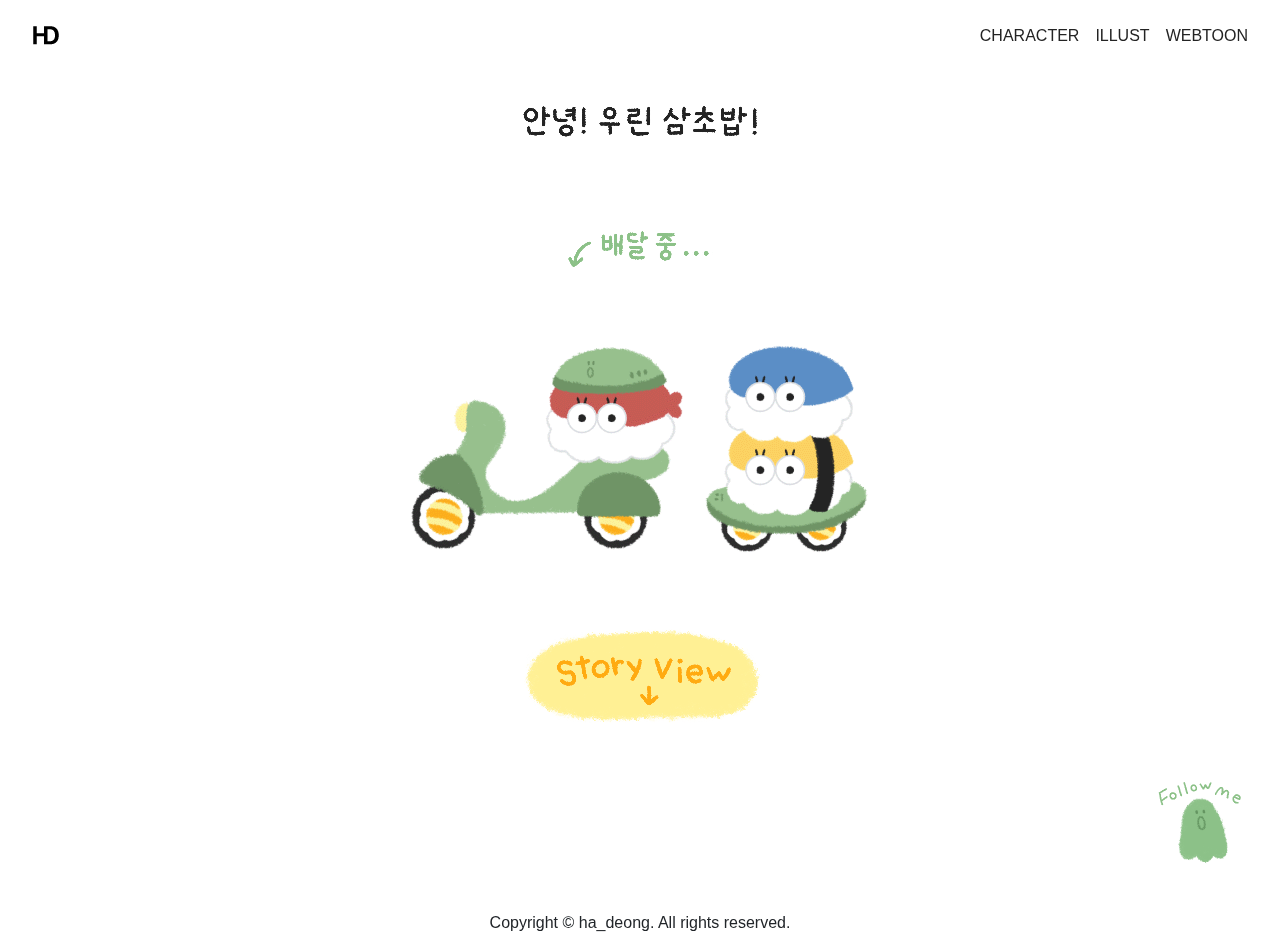
<file: index.html>
<!DOCTYPE html>
<html lang="en">
  <head>
    <meta charset="utf-8">
    <meta http-equiv="X-UA-Compatible" content="IE=edge">
    <meta name="viewport" content="width=device-width, initial-scale=1">
    <title>SAMCHOBAP</title>
    <!-- Bootstrap -->
    <link href="css/style.css" rel="stylesheet">
	  
  </head>
	

	
  
	  
    <nav class="navbar fixed-top navbar navbar-expand-lg navbar-light bg-#ffffff;">
       <a class="navbar-brand" href="index.html"><img src="로고3-01.png"></font></b></b></a>
      <button class="navbar-toggler" type="button" data-toggle="collapse" data-target="#navbarSupportedContent" aria-controls="navbarSupportedContent" aria-expanded="false" aria-label="Toggle navigation"> <span class="navbar-toggler-icon"></span> </button>
      <div class="collapse navbar-collapse" id="navbarSupportedContent">
        <ul class="navbar-nav mr-auto">
          
        </ul>
        <form class="form-inline my-2 my-lg-0">
			
			
			
			
			<ul class="navbar-nav mr-auto">
          <li class="nav-item active"> </li>
       
				<li class="nav-item">
            <a class="nav-link" href="character.html"><font color="#232323">CHARACTER</font></a>
          <li class="nav-item">
            <a class="nav-link" href="illust.html"><font color="#232323">ILLUST</font></a>
          </li>
        <li class="nav-item">
            <a class="nav-link" href="webtoon.html"><font color="#232323">WEBTOON</font></a>
        </li>
        </ul>
        </ul>
			
			

        </form>
      </div>
		
		
		
		
    </nav>

<br><br><br>
	<body></bdy>
 <div style="position: fixed; right: 30px; bottom: 30px;">
   <a href="character.html#sam"><img src="팔로우미.png" widht=="300" height="100" alt="" loading="lazy"></a>
</div>



    <center>

		<img src="제목2.png" width="300" height="100">
		
				 
	 <h6>&nbsp;</h6>
	  
	   
	    <center><img src="배달중.png" widht=="300" height="100" alt="" loading="lazy"></center>
	   
	   <center><img src="배달초밥6.gif" alt="">
		   	
				  
				  
  </h4>
              <h5>&nbsp;</h5>
 <h4>
	 
  <details>
	 
	 <summary><img src="스토리보기2.png" width="300" height="100"></summary>
	  <h1>&nbsp;</h1>
							<p class="text-center"><h5>
  <p class="text-center"><font color="#4B4B4B"><h6>마우스를 물뿌리개에 올려보세요!</h6><br>
</font>
</p>

<span class="hov-anim-box">
  <img src="./삼초밥 스토리_00001.gif" alt="" data-animated="삼초밥 스토리_00001.gif" data-static="삼초밥 스토리_00001.png" class="hov-anim" width="50%" height="50%">



</span></h3><br><summary></summary>
		<br></div> </details>
		<br>


  <h4 class="text-center">&nbsp;</h4>
  <h1>&nbsp;</h1>
	  
	  
 
		
		
             
         
     
  
    
    <footer class="text-center">
      <div class="container">
        <div class="row">
          <div class="col-12">
            <p>Copyright © ha_deong. All rights reserved.</p>
          </div>
        </div>
      </div>
  </footer>
    <!-- jQuery (necessary for Bootstrap's JavaScript plugins) --> 
	 <script src="js/jquery-3.4.1.min.js"></script> 
    <!-- Include all compiled plugins (below), or include individual files as needed --> 
    <script src="js/popper.min.js"></script> 
    <script src="js/bootstrap-4.4.1.js"></script>
	  <script src="js/app.js"></script> 
	  <script src="js/branch.js"></script> 
	  <script src="js/tree.js"></script>
    
	  
  </body>
</html>
</file>
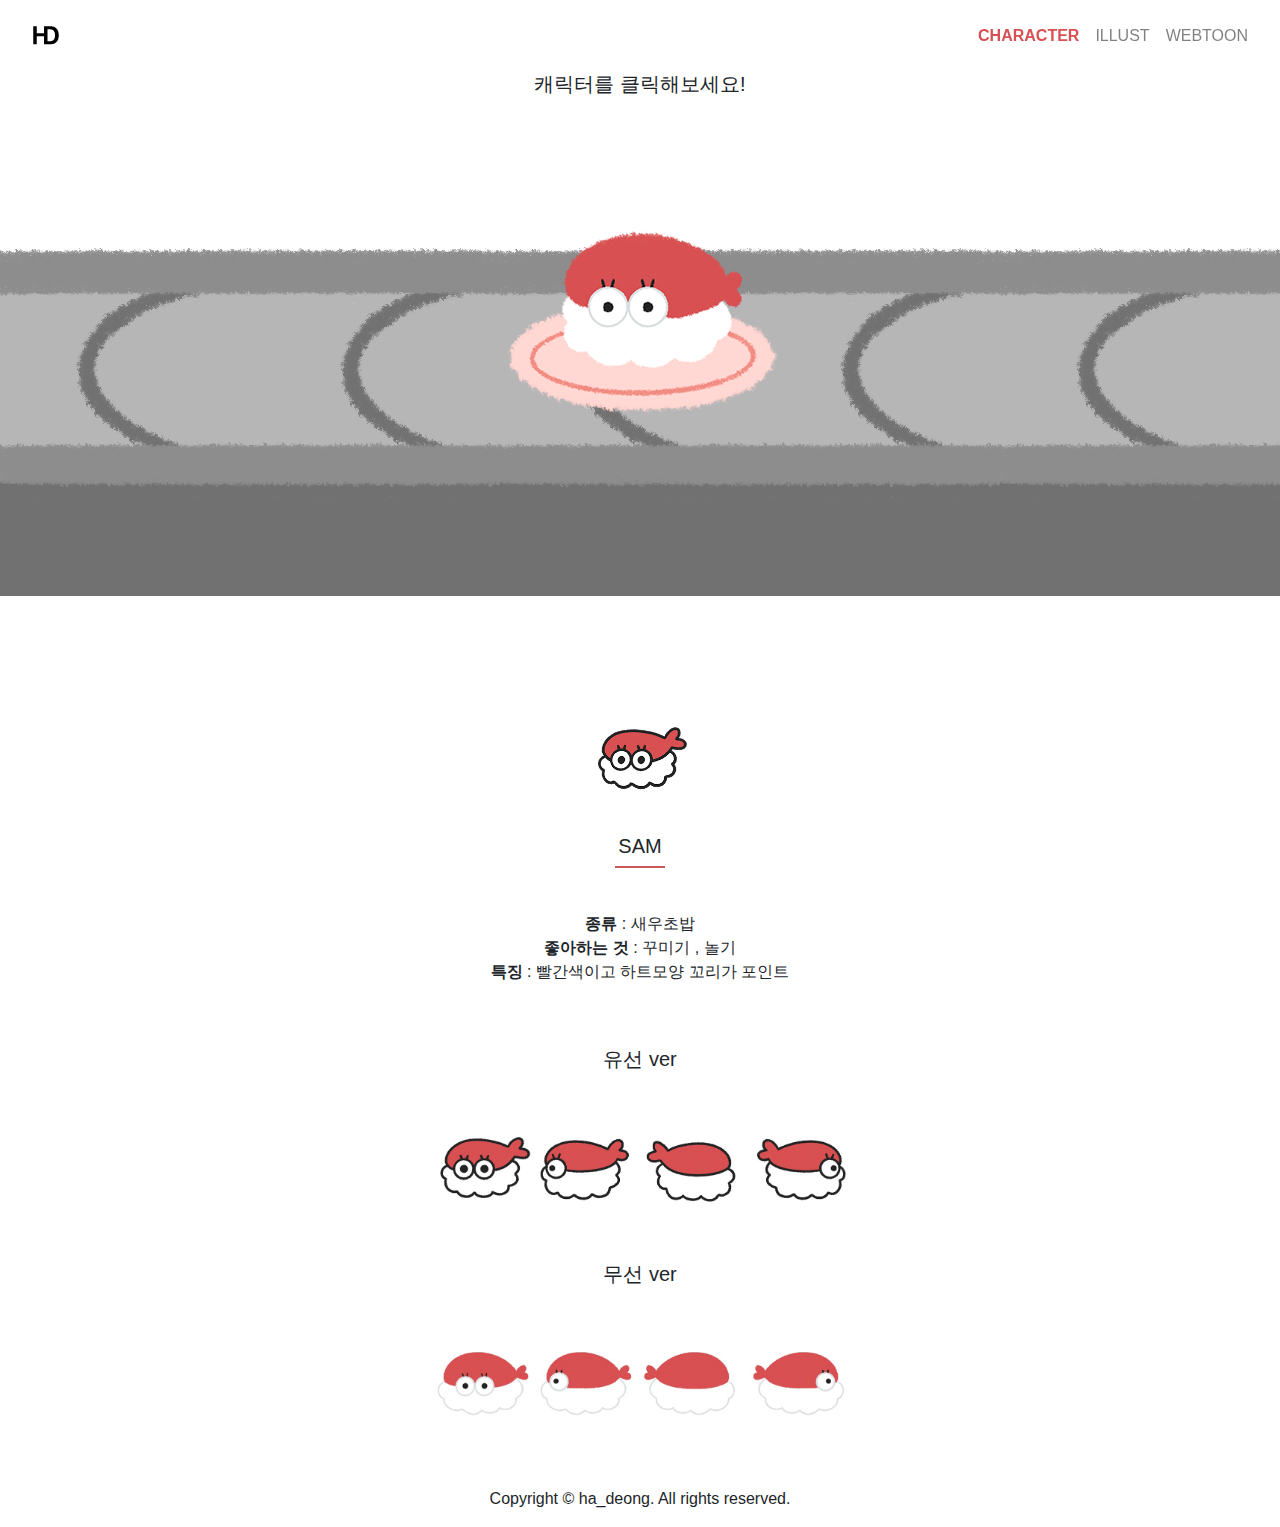
<file: character.html>
<!DOCTYPE html>
<html lang="en">
  <head>
    <meta charset="utf-8">
    <meta http-equiv="X-UA-Compatible" content="IE=edge">
    <meta name="viewport" content="width=device-width, initial-scale=1">
    <title>SAMCHOBAP</title>
    <!-- Bootstrap -->
    <link href="css/style2.css" rel="stylesheet">
	  
  </head>
	
	

	
  <body>
	  
	
	  
	  

	  
    <nav class="navbar fixed-top navbar navbar-expand-lg navbar-light bg-#ffffff;">
       <a class="navbar-brand" href="index.html"><img src="로고3-01.png"></font></b></b></a>
      <button class="navbar-toggler" type="button" data-toggle="collapse" data-target="#navbarSupportedContent" aria-controls="navbarSupportedContent" aria-expanded="false" aria-label="Toggle navigation"> <span class="navbar-toggler-icon"></span> </button>
      <div class="collapse navbar-collapse" id="navbarSupportedContent">
        <ul class="navbar-nav mr-auto">
          
        </ul>
        <form class="form-inline my-2 my-lg-0">
			
			
			
			<ul class="navbar-nav mr-auto">
          <li class="nav-item active"> </li>
       
				<li class="nav-item">
            <a class="nav-link" href="character.html"><font color="#D85051"><b>CHARACTER</b></a>
          <li class="nav-item">
            <a class="nav-link" href="illust.html">ILLUST</a>
          </li>
        <li class="nav-item">
            <a class="nav-link" href="webtoon.html">WEBTOON</font></a>
        </li>
        </ul>
        </ul>
			
			<div class="nav-underline"></div>

        </form>

		
		
		
		
    </nav>
    

	
     <br><br><br>
	<body></bdy>
	  
              

<h5 class="text-center">
				 캐릭터를 클릭해보세요!
<div class="moving">
	<br><br><br><br>
	<center><a href="character.html#sam"> <img class="move_to_left"  src="삼그릇4.png"></a></center>
	
		

</div>
  
<h1>&nbsp;</h2><h2>&nbsp;</h1>
	
<a name="sam">
		<center><img src="삼.png" widht=="300" height="100" alt="" loading="lazy"></center>
	 <h6>&nbsp;</h6>
		<h5 class="text-center">SAM</h5>
	 <center><hr></center>
	 <h4>&nbsp;</h4>
	 <p class="text-center">
		 <b>종류</b> : 새우초밥 <br>
<b>좋아하는 것</b> : 꾸미기 , 놀기<br>
<b>특징</b> : 빨간색이고 하트모양 꼬리가 포인트<br>
	 <h2>&nbsp;</h2>
	 <h5 class="text-center">유선 ver</h5>
	 <h4>&nbsp;</h4>
	 
	 <center><img src="삼유선.png" widht=="300" height="100" alt="" loading="lazy"></center>
	 
	 
	 <h2>&nbsp;</h2>
	 <h5 class="text-center">무선 ver</h5>
	 <h4>&nbsp;</h4>
	 
	 <center><img src="삼무선.png" widht=="300" height="100" alt="" loading="lazy"></center>
  <h1>&nbsp;</h1>
	 
	 
             
         
  
    
    <footer class="text-center">
      <div class="container">
        <div class="row">
          <div class="col-12">
            <p>Copyright © ha_deong. All rights reserved.</p>
          </div>
        </div>
      </div>
  </footer>
    <!-- jQuery (necessary for Bootstrap's JavaScript plugins) --> 
	 <script src="js/jquery-3.4.1.min.js"></script> 
    <!-- Include all compiled plugins (below), or include individual files as needed --> 
    <script src="js/popper.min.js"></script> 
   <script src="js/bootstrap-4.4.1.js"></script>
	 <script src="js/ch.js"></script>
	  <script src="js/app.js"></script> 
	  <script src="js/branch.js"></script> 
	  <script src="js/tree.js"></script>
    
	  
  </body>
</html>
</file>
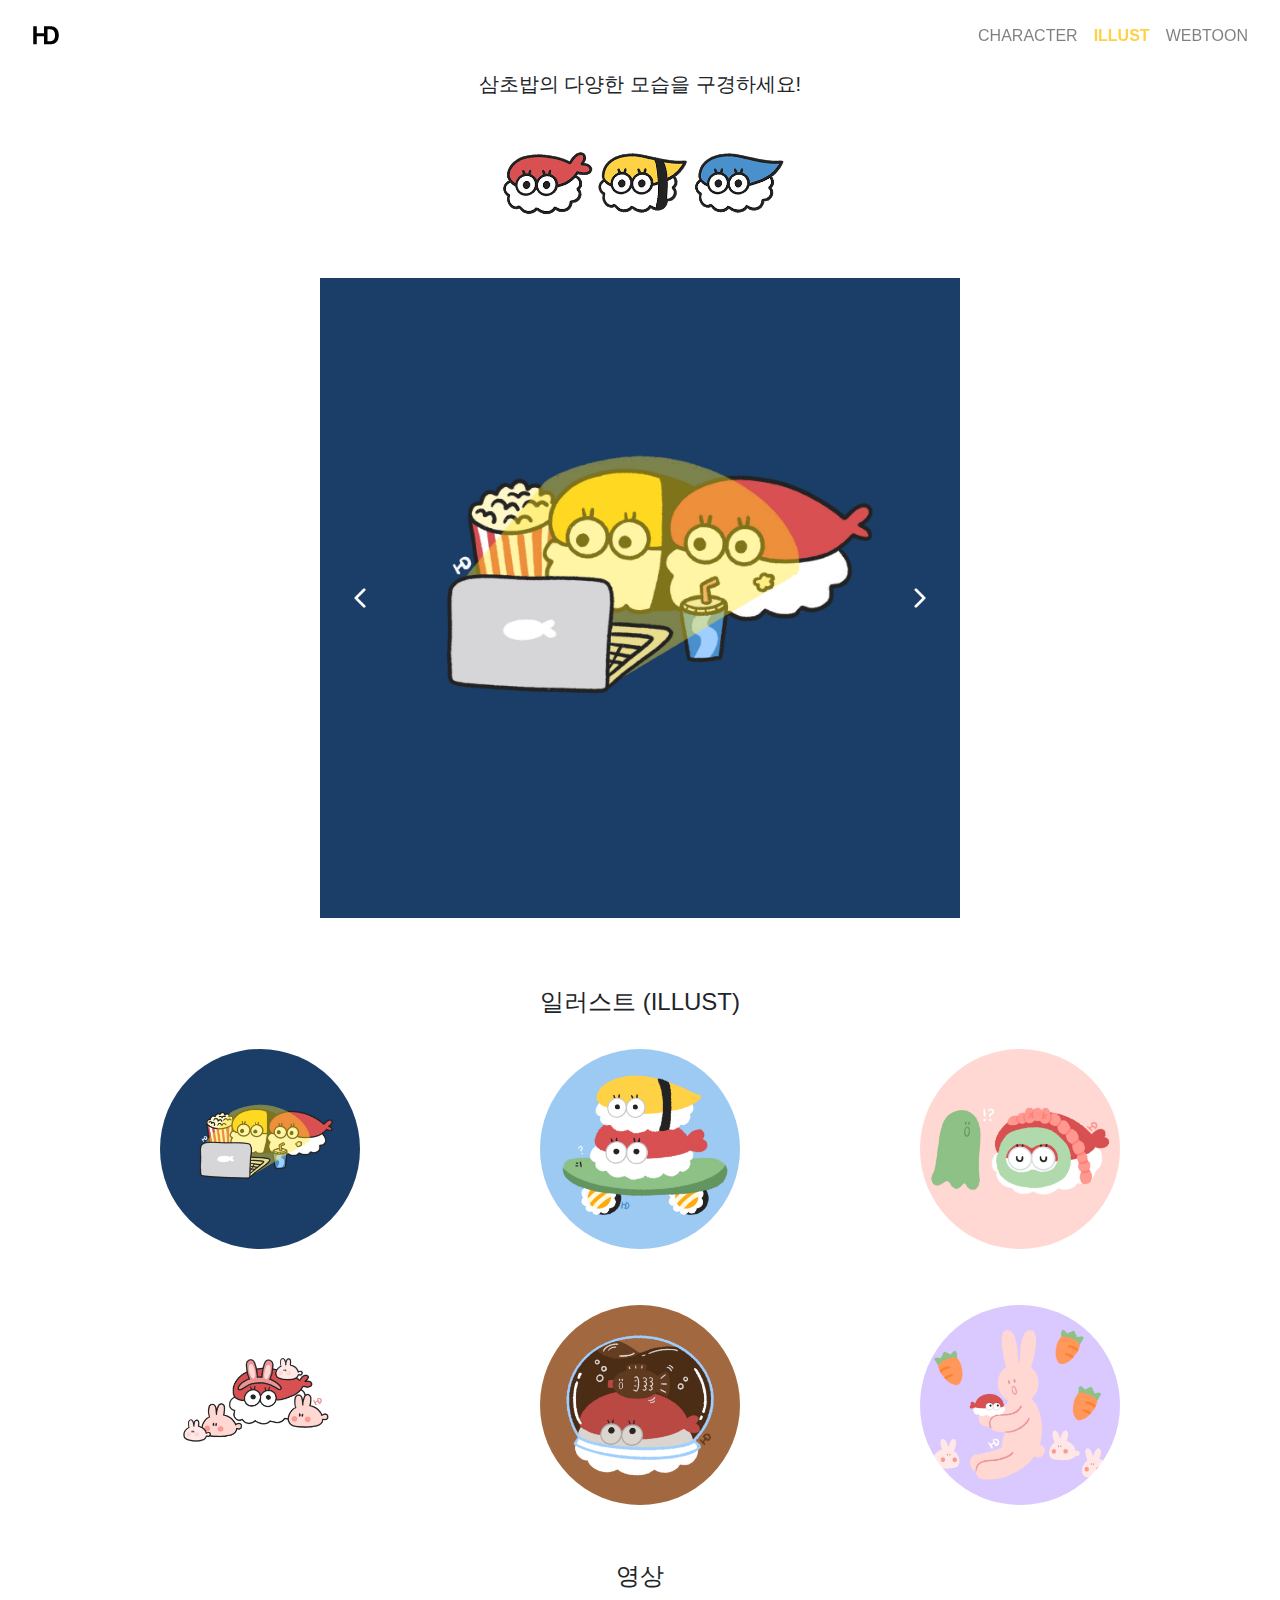
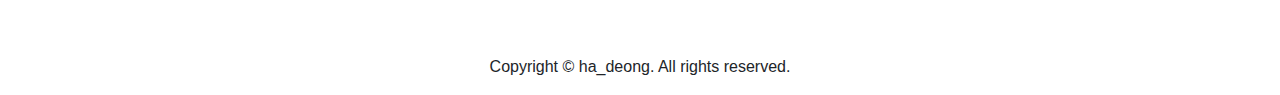
<file: illust.html>
<!DOCTYPE html>
<html lang="en">
  <head>
    <meta charset="utf-8">
    <meta http-equiv="X-UA-Compatible" content="IE=edge">
    <meta name="viewport" content="width=device-width, initial-scale=1">
    <title>SAMCHOBAP</title>
    <!-- Bootstrap -->
    <link href="css/style2.css" rel="stylesheet">
	  
	   <link href="css/style3.css" rel="stylesheet">
  </head>
	
	

	
  <body>
	  
	
	  
	  

	  
    <nav class="navbar fixed-top navbar navbar-expand-lg navbar-light bg-#ffffff;">
     <a class="navbar-brand" href="index.html"><img src="로고3-01.png"></font></b></a>
      <button class="navbar-toggler" type="button" data-toggle="collapse" data-target="#navbarSupportedContent" aria-controls="navbarSupportedContent" aria-expanded="false" aria-label="Toggle navigation"> <span class="navbar-toggler-icon"></span> </button>
      <div class="collapse navbar-collapse" id="navbarSupportedContent">
        <ul class="navbar-nav mr-auto">
          
          
        </ul>
        <form class="form-inline my-2 my-lg-0">
			
			
			
			
			<ul class="navbar-nav mr-auto">
          <li class="nav-item active"> </li>
       
				<li class="nav-item">
            <a class="nav-link" href="character.html">CHARACTER</text-d></a>
          <li class="nav-item">
            <a class="nav-link" href="illust.html"><font color="#FFD144"><b> ILLUST</font></b></a>
          </li>
        <li class="nav-item">
            <a class="nav-link" href="webtoon.html">WEBTOON</b></a>
        </li>
        </ul>
        </ul>
			
			

        </form>
      </div>
		
		
		
		
    </nav>
<br><br><br>
	<body></bdy>
<h5 class="text-center">
				  삼초밥의 다양한 모습을 구경하세요!
		  <h6>&nbsp;</h6>
<center><img src="삼초밥5.png" widht=="300" height="100" alt="" loading="lazy"></cnter>
		  <h2>&nbsp;</h2>

	<body></bdy>
	
	<div class="slidebox">
	<input type="radio" name="slide" id="slide01" checked>
	<input type="radio" name="slide" id="slide02">
	<input type="radio" name="slide" id="slide03">
	<input type="radio" name="slide" id="slide04">
	<ul class="slidelist">
		<li class="slideitem">
			<div>
				<label for="slide04" class="left"></label>
				<label for="slide02" class="right"></label>
				<a><img src="1.jpg"></a>
			</div>
		</li>
		<li class="slideitem">
			<div>
				<label for="slide01" class="left"></label>
				<label for="slide03" class="right"></label>
				<a><img src="5.jpg"></a>
			</div>
		</li>
		<li class="slideitem">
			<div>
				<label for="slide02" class="left"></label>
				<label for="slide04" class="right"></label>
				<a><img src="3.jpg"></a>
			</div>
		</li>
		<li class="slideitem">
			<div>
				<label for="slide03" class="left"></label>
				<label for="slide01" class="right"></label>
				<a><img src="6.jpg"></a>
			</div>
		</li>
		
	</ul>
	
	
</div>


 
 <h2>&nbsp;</h2>

  <div class="container">
        <div class="row">
          <div class="col-lg-12 mb-4 mt-2 text-center">
            <h4>일러스트 (ILLUST)</h4>
          </div>
        </div>
      </div>
  
            <div class="container">
        <div class="row">
          <div class="col-lg-4 col-md-6 col-sm-12 text-center">
            <img class="rounded-circle" alt="140x140" style="width: 200px; height: 200px;" src="1.jpg" data-holder-rendered="true">
            <h3></h3>
            <p></p>
          </div>
          <div class="col-lg-4 col-md-6 col-sm-12 text-center">
            <img class="rounded-circle" alt="140x140" style="width: 200px; height: 200px;" src="5.jpg" data-holder-rendered="true">
            
            <p></p>
          </div>
          <div class="col-lg-4 col-md-6 col-sm-12 text-center">
            <img class="rounded-circle" alt="140x140" style="width: 200px; height: 200px;" src="6.jpg" data-holder-rendered="true">
            
            <h1>&nbsp;</h1>
          </div>
          <div class="col-lg-4 col-md-6 col-sm-12 text-center">
            <img class="rounded-circle" alt="140x140" style="width: 200px; height: 200px;" src="2.jpg" data-holder-rendered="true">
            <h3></h3>
            <p></p>
          </div>
          <div class="col-lg-4 col-md-6 col-sm-12 text-center">
            <img class="rounded-circle" alt="140x140" style="width: 200px; height: 200px;" src="3.jpg" data-holder-rendered="true">
            
            <p></p>
          </div>
          <div class="col-lg-4 col-md-6 col-sm-12 text-center">
            <img class="rounded-circle" alt="140x140" style="width: 200px; height: 200px;" src="4.jpg" data-holder-rendered="true">
            
            <p></p>
          </div>


</div>

</div>

 <h3>&nbsp;</h3>
	 
<h4 class="text-center">
				  영상


		
  <h1>&nbsp;</h1>
	 
	 
             
         
     
  
    
    <footer class="text-center">
      <div class="container">
        <div class="row">
          <div class="col-12">
            <p>Copyright © ha_deong. All rights reserved.</p>
          </div>
        </div>
      </div>
  </footer>
    <!-- jQuery (necessary for Bootstrap's JavaScript plugins) --> 
	 <script src="js/jquery-3.4.1.min.js"></script> 
    <!-- Include all compiled plugins (below), or include individual files as needed --> 
    <script src="js/popper.min.js"></script> 
    <script src="js/bootstrap-4.4.1.js"></script>
	  <script src="js/app.js"></script> 
	  <script src="js/branch.js"></script> 
	  <script src="js/tree.js"></script>
    
	  
  </body>
</html>
</file>
<file: css/style3.css>
@charset "utf-8";
/* CSS Document */
* {margin:0;padding:0;box-sizing:border-box;}
ul, li {list-style:none;}

[name="slide"] {display:none;}
.slidebox {max-width: 50%; min-width: 500px; ;margin:0 auto;text-align:center;}
.slidebox img {max-width:100%;}
.slidebox .slidelist {
	white-space:nowrap;
	font-size:0;
	overflow:hidden;
}
.slidebox .slideitem {
	position:relative;
	display:inline-block;
	vertical-align:middle;
	width:100%;
	transition:all .35s;
}
.slidebox .slideitem label {
	position:absolute;
	z-index:1;
	top:50%;
	transform:translateY(-50%);
	padding:20px;
	border-radius:50%;
	cursor:pointer;
}
label.left {
	left:20px;
	background-image:url("../left.png");
	background-position:center center;
	background-size:100%;
	background-repeat:no-repeat;
}
label.right {
	right:20px;
	background-image:url("../right.png");
	background-position:center center;
	background-size:100%;
	background-repeat:no-repeat;
}

/* 페이징 스타일 */
.paginglist {text-align:center;padding:30px 0;}
.paginglist > li {display:inline-block;vertical-align:middle;margin:0 10px;}
.paginglist > li > label {display:block;padding:10px 30px;border-radius:10px;background:#ccc;cursor:pointer;}
.paginglist > li:hover > label {background:#333;}

[id="slide01"]:checked ~ .slidelist .slideitem {transform:translateX(0);animation:slide01 10s infinite;}
[id="slide02"]:checked ~ .slidelist .slideitem {transform:translateX(-100%);animation:slide02 10s infinite;}
[id="slide03"]:checked ~ .slidelist .slideitem {transform:translateX(-200%);animation:slide03 10s infinite;}
[id="slide04"]:checked ~ .slidelist .slideitem {transform:translateX(-300%);animation:slide04 10s infinite;}

@keyframes slide01 {
	0% {left:0%;}
	23% {left:0%;}
	25% {left:-100%;}
	48% {left:-100%;}
	50% {left:-200%;}
	73% {left:-200%;}
	75% {left:-300%;}
	98% {left:-300%;}
	100% {left:0%;}
}
@keyframes slide02 {
	0% {left:0%;}
	23% {left:0%;}
	25% {left:-100%;}
	48% {left:-100%;}
	50% {left:-200%;}
	73% {left:-200%;}
	75% {left:100%;}
	98% {left:100%;}
	100% {left:0%;}
}
@keyframes slide03 {
	0% {left:0%;}
	23% {left:0%;}
	25% {left:-100%;}
	48% {left:-100%;}
	50% {left:200%;}
	73% {left:200%;}
	75% {left:100%;}
	98% {left:100%;}
	100% {left:0%;}
}
@keyframes slide04 {
	0% {left:0%;}
	23% {left:0%;}
	25% {left:300%;}
	48% {left:300%;}
	50% {left:200%;}
	73% {left:200%;}
	75% {left:100%;}
	98% {left:100%;}
	100% {left:0%;}
}
</file>
